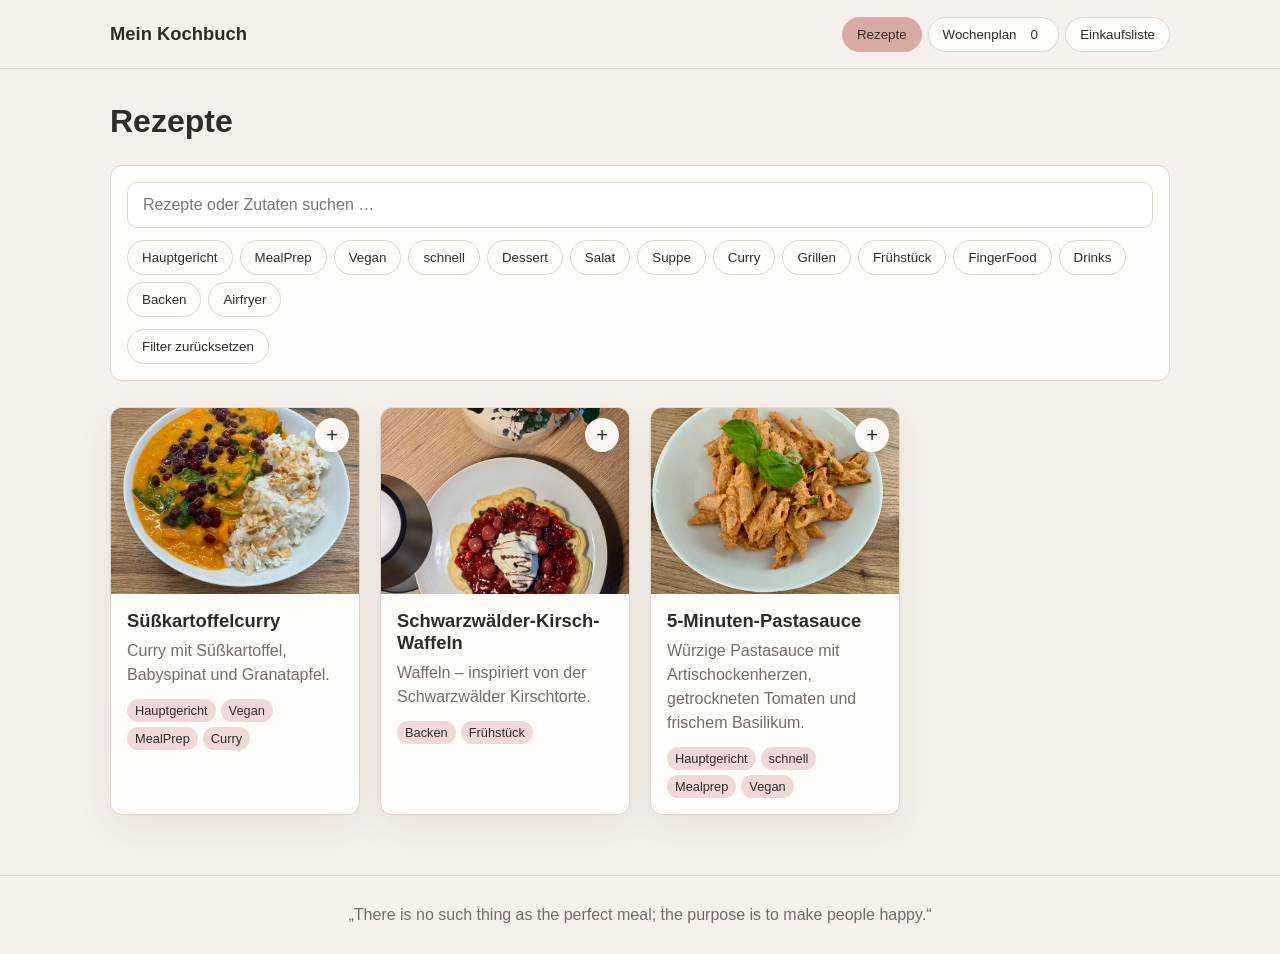
<file: index.html>
<!DOCTYPE html>
<html lang="de">
<head>
  <meta charset="UTF-8">
  <meta name="viewport" content="width=device-width, initial-scale=1.0">
  <title>Mein Kochbuch</title>
  <link rel="stylesheet" href="style.css">
</head>
<body>
<header class="site-header">
  <div class="header-inner">
    <a href="#" class="logo" id="logo">Mein Kochbuch</a>
    <nav class="main-nav">
      <button class="nav-button active" data-section="recipes">Rezepte</button>
      <button class="nav-button" data-section="plan">Wochenplan <span id="plan-count">0</span></button>
      <button class="nav-button" data-section="shopping">Einkaufsliste</button>
    </nav>
  </div>
</header>

<main>
  <section id="recipes" class="view active">
    <div class="page-heading">
      <h1>Rezepte</h1>
    </div>

    <div class="search-area">
      <input id="search-input" type="search" placeholder="Rezepte oder Zutaten suchen …">
      <div id="tag-filters" class="tag-filters"></div>
      <button id="reset-filters" class="secondary-button">Filter zurücksetzen</button>
    </div>

    <div id="loading" class="status-message">Rezepte werden geladen …</div>
    <div id="error-message" class="status-message error" hidden></div>
    <div id="recipe-grid" class="recipe-grid"></div>
  </section>

  <section id="plan" class="view">
    <div class="page-heading">
      <h1>Wochenplan</h1>
      <p>Gerichte, die ich diese Woche kochen möchte.</p>
    </div>
    <div id="weekly-plan-list" class="weekly-plan-list"></div>
    <button id="clear-plan" class="secondary-button">Plan leeren</button>
  </section>

  <section id="shopping" class="view">
    <div class="page-heading">
      <h1>Einkaufsliste</h1>
      <p>Aus dem Wochenplan zusammengestellt.</p>
    </div>
    <div id="shopping-list" class="shopping-list"></div>
    <button id="reset-shopping" class="secondary-button">Erledigte löschen</button>
  </section>
</main>

<div id="recipe-modal" class="modal" aria-hidden="true">
  <div class="modal-backdrop" data-close-modal></div>
  <div class="modal-dialog" role="dialog" aria-modal="true">
    <button id="modal-close" class="modal-close" aria-label="Schließen">×</button>
    <div id="modal-content"></div>
  </div>
</div>

<footer class="site-footer">
  „There is no such thing as the perfect meal; the purpose is to make people happy.“
</footer>
<script src="app.js"></script>
</body>
</html>
</file>
<file: style.css>
:root {
    --color-bg: #f5f0e9;
    --color-bg-alt: #eee5dc;
    --color-surface: #fffdf9;
    --color-text: #302b28;
    --color-text-muted: #756b65;
    --color-pink: #d9aaa5;
    --color-pink-dark: #ad7771;
    --color-pink-light: #f0d9d5;
    --color-border: #ded4ca;
    --radius: 12px;
    --shadow: 0 12px 35px rgba(70, 50, 40, 0.08);
}

* { box-sizing: border-box; }
html { scroll-behavior: smooth; }
body {
    margin: 0;
    background: var(--color-bg);
    color: var(--color-text);
    font-family: Arial, Helvetica, sans-serif;
}
body.modal-open { overflow: hidden; }

.site-header {
    position: sticky;
    top: 0;
    z-index: 50;
    background: rgba(245,240,233,.96);
    border-bottom: 1px solid var(--color-border);
    backdrop-filter: blur(8px);
}
.header-inner {
    max-width: 1100px;
    margin: 0 auto;
    min-height: 68px;
    padding: 0 20px;
    display: flex;
    align-items: center;
    justify-content: space-between;
    gap: 20px;
}
.logo {
    color: var(--color-text);
    text-decoration: none;
    font-weight: 700;
    font-size: 1.15rem;
}
.main-nav { display: flex; gap: 6px; flex-wrap: wrap; }
.nav-button, .secondary-button, .primary-button, .tag-button {
    border: 1px solid var(--color-border);
    background: var(--color-surface);
    color: var(--color-text);
    border-radius: 999px;
    padding: 9px 14px;
    cursor: pointer;
}
.nav-button.active, .tag-button.active, .primary-button {
    background: var(--color-pink);
    border-color: var(--color-pink);
}
.nav-button span {
    display: inline-flex;
    min-width: 20px;
    justify-content: center;
    margin-left: 4px;
}

main { max-width: 1100px; margin: 0 auto; padding: 34px 20px 60px; }
.view { display: none; }
.view.active { display: block; }

.page-heading { margin-bottom: 25px; }
.page-heading h1 { margin: 0 0 8px; font-size: 2rem; }
.page-heading p { margin: 0; color: var(--color-text-muted); }

.search-area {
    background: var(--color-surface);
    border: 1px solid var(--color-border);
    border-radius: var(--radius);
    padding: 16px;
    margin-bottom: 26px;
}
#search-input {
    width: 100%;
    padding: 13px 15px;
    border: 1px solid var(--color-border);
    border-radius: 10px;
    background: #fff;
    color: var(--color-text);
    font: inherit;
    margin-bottom: 12px;
}
.tag-filters { display: flex; flex-wrap: wrap; gap: 7px; margin-bottom: 12px; }

.recipe-grid {
    display: grid;
    grid-template-columns: repeat(auto-fill, minmax(230px, 1fr));
    gap: 20px;
}
.recipe-card {
    position: relative;
    overflow: hidden;
    background: var(--color-surface);
    border: 1px solid var(--color-border);
    border-radius: var(--radius);
    box-shadow: var(--shadow);
}
.recipe-card-image { aspect-ratio: 4/3; cursor: pointer; background: var(--color-bg-alt); }
.recipe-card-image img { width: 100%; height: 100%; object-fit: cover; display: block; }
.recipe-card-content { padding: 16px; cursor: pointer; }
.recipe-card-content h2 { margin: 0 0 7px; font-size: 1.15rem; }
.recipe-card-content p { margin: 0 0 12px; color: var(--color-text-muted); line-height: 1.5; }
.recipe-tags, .recipe-tags span { font-size: .8rem; }
.recipe-tags { display: flex; flex-wrap: wrap; gap: 5px; }
.recipe-tags span { padding: 4px 8px; border-radius: 999px; background: var(--color-pink-light); }
.add-recipe-button {
    position: absolute;
    z-index: 2;
    top: 10px;
    right: 10px;
    width: 34px;
    height: 34px;
    border: 0;
    border-radius: 50%;
    background: rgba(255,253,249,.94);
    color: var(--color-text);
    font-size: 1.25rem;
    cursor: pointer;
    box-shadow: 0 3px 12px rgba(0,0,0,.12);
}

.status-message, .empty-message { color: var(--color-text-muted); padding: 20px 0; }
.error { color: #9a4d48; }

.weekly-plan-list { display: grid; gap: 10px; margin-bottom: 20px; }
.weekly-plan-item {
    background: var(--color-surface);
    border: 1px solid var(--color-border);
    border-radius: var(--radius);
    padding: 15px 17px;
    display: flex;
    align-items: center;
    justify-content: space-between;
    gap: 15px;
}
.weekly-plan-item h3 { margin: 0 0 4px; }
.weekly-plan-item span { color: var(--color-text-muted); }
.plan-controls { display: flex; gap: 5px; }
.plan-controls button, .portion-controls button {
    border: 1px solid var(--color-border);
    background: var(--color-bg-alt);
    border-radius: 8px;
    min-width: 34px;
    min-height: 34px;
    cursor: pointer;
    font-size: 1rem;
}

.shopping-category {
    background: var(--color-surface);
    border: 1px solid var(--color-border);
    border-radius: var(--radius);
    padding: 17px;
    margin-bottom: 14px;
}
.shopping-category h3 { margin: 0 0 10px; }
.shopping-category ul { list-style: none; padding: 0; margin: 0; }
.shopping-category li { padding: 8px 0; border-top: 1px solid var(--color-bg-alt); }
.shopping-category label { display: flex; gap: 9px; align-items: center; cursor: pointer; }
.shopping-category input { accent-color: var(--color-pink-dark); }

.modal {
    position: fixed;
    inset: 0;
    z-index: 100;
    display: none;
}
.modal.active { display: flex; align-items: center; justify-content: center; padding: 20px; }
.modal-backdrop {
    position: absolute;
    inset: 0;
    background: rgba(48,43,40,.45);
}
.modal-dialog {
    position: relative;
    z-index: 1;
    width: min(760px, 100%);
    max-height: 92vh;
    overflow: auto;
    background: var(--color-surface);
    border-radius: 16px;
    box-shadow: 0 25px 70px rgba(0,0,0,.2);
}
.modal-close {
    position: absolute;
    top: 12px;
    right: 12px;
    z-index: 3;
    width: 38px;
    height: 38px;
    border: 0;
    border-radius: 50%;
    background: rgba(255,253,249,.94);
    font-size: 1.5rem;
    cursor: pointer;
}
.modal-image { width: 100%; max-height: 360px; object-fit: cover; display: block; }
.modal-body { padding: 25px; }
.modal-body h2 { font-size: 1.8rem; margin: 10px 0; }
.modal-body h3 { margin-top: 26px; }
.portion-controls { display: flex; align-items: center; gap: 10px; margin: 20px 0; }
.portion-controls span { margin-right: 5px; font-weight: 600; }
.ingredients-list, .steps-list { line-height: 1.65; }
.ingredients-list { list-style: none; padding: 0; }
.ingredients-list li { display: grid; grid-template-columns: 110px 1fr; gap: 10px; padding: 6px 0; border-bottom: 1px solid var(--color-bg-alt); }
.steps-list li { margin-bottom: 9px; }
.site-footer { text-align: center; padding: 30px 20px; color: var(--color-text-muted); border-top: 1px solid var(--color-border); }

@media (max-width: 700px) {
    .header-inner { align-items: flex-start; flex-direction: column; padding-top: 13px; padding-bottom: 13px; }
    .main-nav { width: 100%; }
    .nav-button { flex: 1; }
    main { padding-top: 25px; }
    .page-heading h1 { font-size: 1.7rem; }
    .weekly-plan-item { align-items: flex-start; flex-direction: column; }
    .modal.active { padding: 8px; }
    .modal-dialog { max-height: 96vh; }
}


.add-recipe-button:disabled,
.primary-button:disabled {
    cursor: default;
    opacity: 0.65;
}

.weekly-plan-recipe-title {
  cursor: pointer;
}


#shopping-list input[type="checkbox"]:checked + span {
  text-decoration: line-through;
  opacity: 0.6;
}

.shopping-completed {
  margin-top: 2rem;
  padding-top: 1rem;
  border-top: 1px solid #d8c8c0;
}

.shopping-completed h3 {
  color: #82736d;
}




.pantry-note {
  margin: 1rem 0;
  color: #82736d;
  font-size: 0.95rem;
    
}



.steps-list {
  display: grid;
  gap: 0.75rem;
  margin-top: 1rem;
}

.step-box {
  display: flex;
  align-items: flex-start;
  gap: 0.85rem;
  padding: 1rem;
  background: #fbf5f1;
  border: 1px solid #eadbd4;
  border-radius: 10px;
}

.step-number {
  display: flex;
  flex-shrink: 0;
  align-items: center;
  justify-content: center;
  width: 2rem;
  height: 2rem;
  border-radius: 50%;
  background: #f0d9d5;
  color: #654b50;
  font-weight: 600;
}

.step-box p {
  margin: 0.25rem 0 0;
  line-height: 1.5;
}






#modal-add-plan {
  margin-top: 1rem;

}




.manual-shopping-form {
  display: grid;
  grid-template-columns: minmax(0, 1fr);
  gap: 0.75rem;
  margin-bottom: 1.5rem;
  width: 100%;
  box-sizing: border-box;
}

.manual-shopping-form input,
.manual-shopping-form select,
.manual-shopping-form button {
  box-sizing: border-box;
  width: 100%;
  min-width: 0;
  padding: 0.75rem;
  font: inherit;
}

.manual-shopping-form input,
.manual-shopping-form select {
  border: 1px solid #d8c8c0;
  border-radius: 8px;
  background: #fffdfb;
}

.manual-shopping-form button {
  justify-self: stretch
    ;
}



#shopping-list .shopping-category li label {
  display: grid;
  grid-template-columns: 22px minmax(0, 1fr);
  align-items: start;
  justify-content: start;
  column-gap: 8px;
  width: 100%;
  text-align: left;
}

#shopping-list .shopping-category li label input[type="checkbox"] {
  width: 18px;
  height: 18px;
  margin: 2px 0 0;
  padding: 0;
  justify-self: start;
}

#shopping-list .shopping-category li label span {
  display: block;
  width: 100%;
  min-width: 0;
  margin: 0;
  padding: 0;
  text-align: left;
  overflow-wrap: anywhere
    ;
}
</file>
